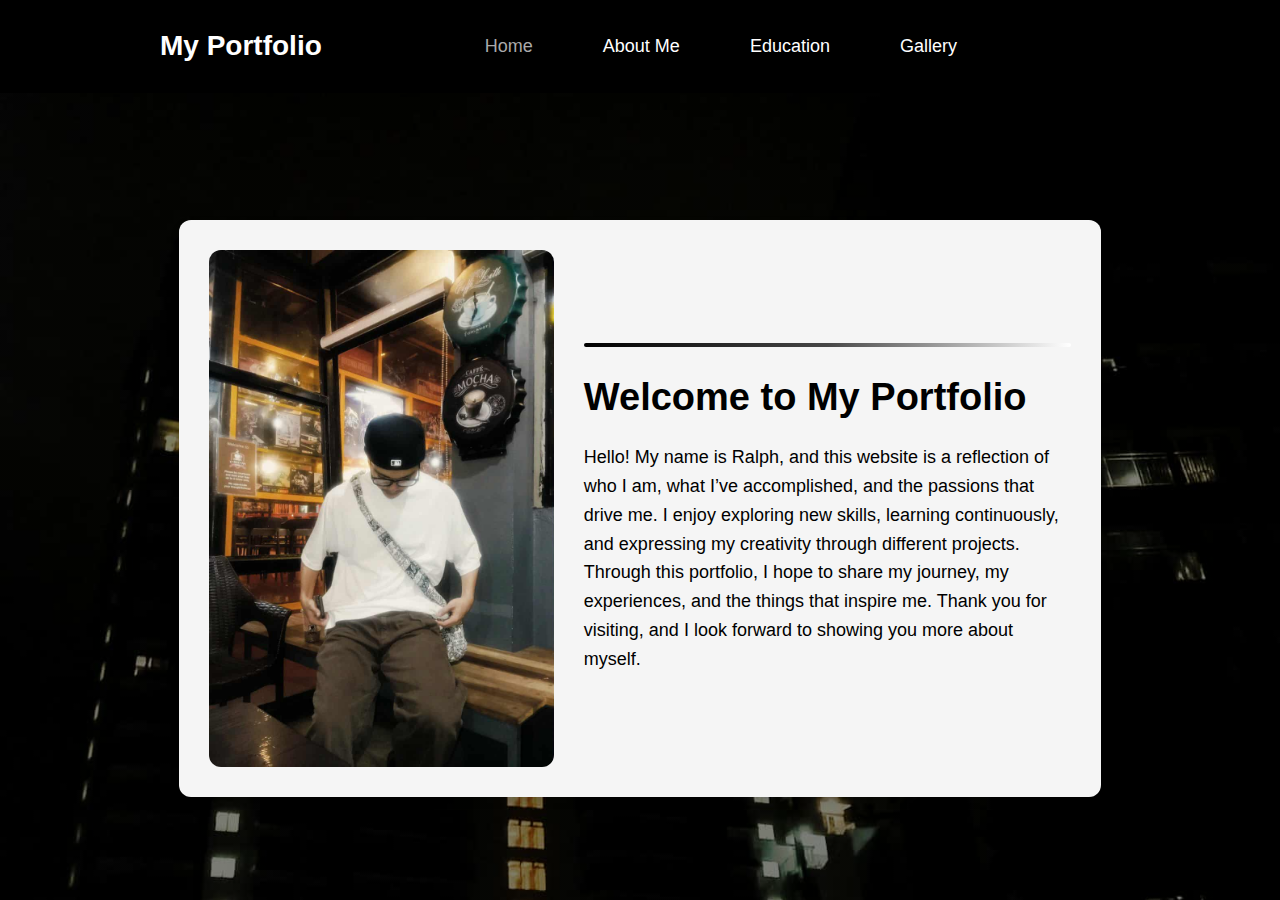
<file: index.html>
<!DOCTYPE html>
<html lang="en">
<head>
    <meta charset="UTF-8">
    <meta name="viewport" content="width=device-width, initial-scale=1.0">
    <style>
    @import url('https://fonts.googleapis.com/css2?family=Boldonse&family=IBM+Plex+Serif:ital,wght@0,100;0,200;0,300;0,400;0,500;0,600;0,700;1,100;1,200;1,300;1,400;1,500;1,600;1,700&display=swap');
    </style>
    <title>Portfolio | Home</title>
    <link rel="stylesheet" href="ralph.css">
</head>
<body>

<header>
    <nav class="navbar container">
        <div class="logo">My Portfolio</div>
        <ul class="nav-links">
            <li><a class="active" href="index.html">Home</a></li>
            <li><a href="about.html">About Me</a></li>
            <li><a href="education.html">Education</a></li>
            <li><a href="gallery.html">Gallery</a></li>
        </ul>
        <div class="burger">
            <div></div><div></div><div></div>
        </div>
    </nav>
</header>

<section class="container hero visible">

    <div class="home-box">
        <img src="homepage.jpg" alt="Home Image"> 

        <div class="home-box-text">
            <div class="creative-line"></div>
            <h1>Welcome to My Portfolio</h1>
            <p>Hello! My name is Ralph, and this website is a reflection of who I am, what I’ve accomplished, and the passions that drive me. I enjoy exploring new skills, learning continuously, and expressing my creativity through different projects. Through this portfolio, I hope to share my journey, my experiences, and the things that inspire me. Thank you for visiting, and I look forward to showing you more about myself.</p>
        </div>
    </div>

</section>

<script src="ralph.js"></script>
</body>
</html>
</file>
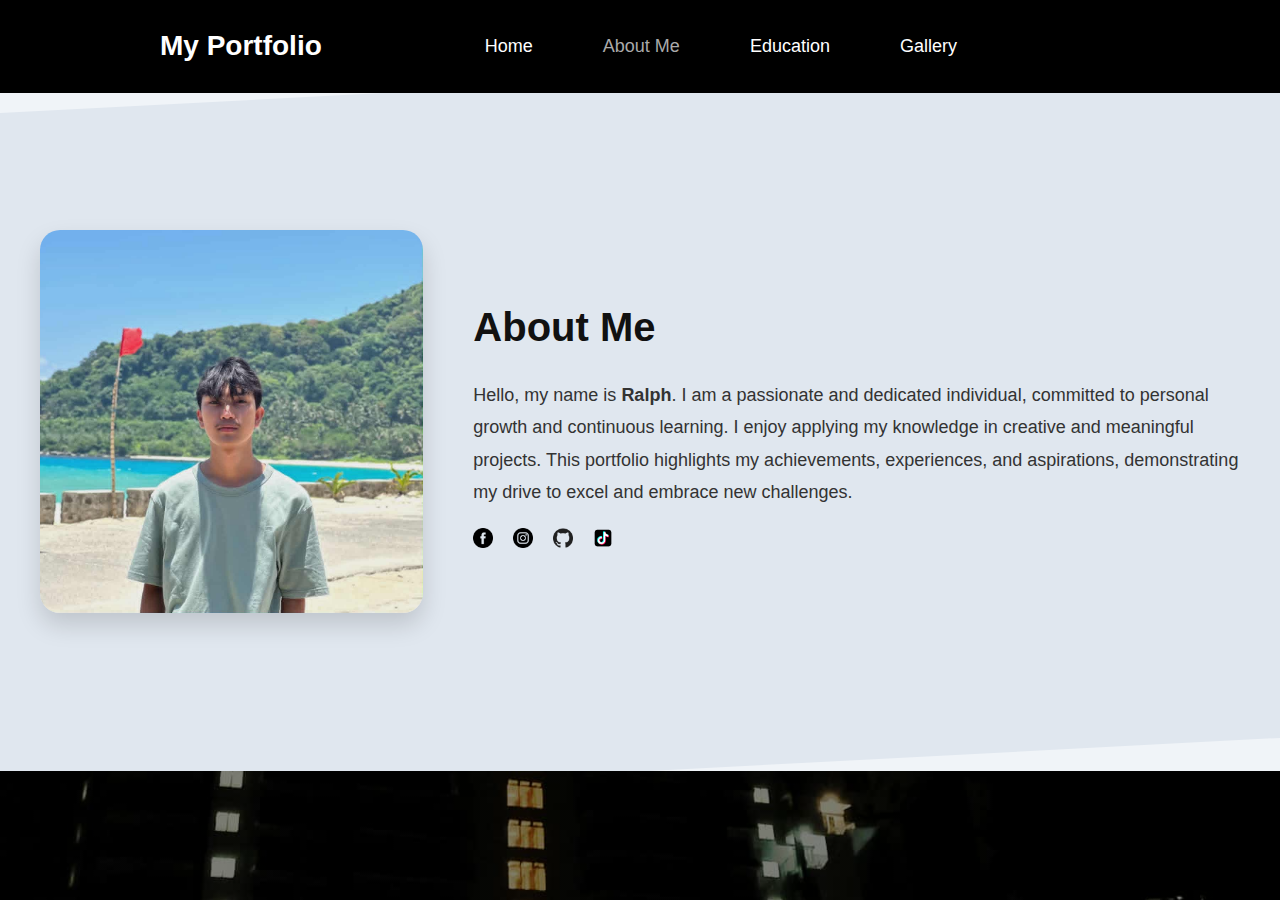
<file: about.html>
<!DOCTYPE html>
<html lang="en">
<head>
    <meta charset="UTF-8">
    <meta name="viewport" content="width=device-width, initial-scale=1.0">
    <title>Portfolio | About Me</title>
    <link rel="stylesheet" href="ralph.css">
</head>
<body>

<header>
    <nav class="navbar container">
        <div class="logo">My Portfolio</div>
        <ul class="nav-links">
            <li><a href="index.html">Home</a></li>
            <li><a class="active" href="about.html">About Me</a></li>
            <li><a href="education.html">Education</a></li>
            <li><a href="gallery.html">Gallery</a></li>
        </ul>

        <div class="burger">
            <div></div><div></div><div></div>
        </div>
    </nav>
</header>

<section id="about" class="about-section visible">
    <div class="about-wrapper">
        <div class="about-photo">
            <img src="aboutme.jpg" alt="My Photo">
        </div>
        <div class="about-text">
            <h2>About Me</h2>
            <p>Hello, my name is <strong>Ralph</strong>. I am a passionate and dedicated individual, committed to personal growth and continuous learning. I enjoy applying my knowledge in creative and meaningful projects. This portfolio highlights my achievements, experiences, and aspirations, demonstrating my drive to excel and embrace new challenges.</p>
            
            <div class="social-links">
                <a href="https://www.facebook.com/papakorockstar15" target="_blank">
                    <img src="facebook.png" alt="Facebook">
                </a>
                <a href="https://www.instagram.com/ralphhyyy._/" target="_blank">
                    <img src="instagram.png" alt="Instagram">
                </a>
                <a href="https://www.github.com/ralphselwynperucho14-oss/ralphportfolio" target="_blank">
                    <img src="github.png" alt="GitHub">
                </a>
                <a href="https://www.tiktok.com/@_ralphhyyy" target="_blank">
                    <img src="tiktok.png" alt="TikTok">
                </a>
            </div>
        </div>
    </div>
</section>



</section>

<script src="ralph.js"></script>
</body>
</html>
</file>
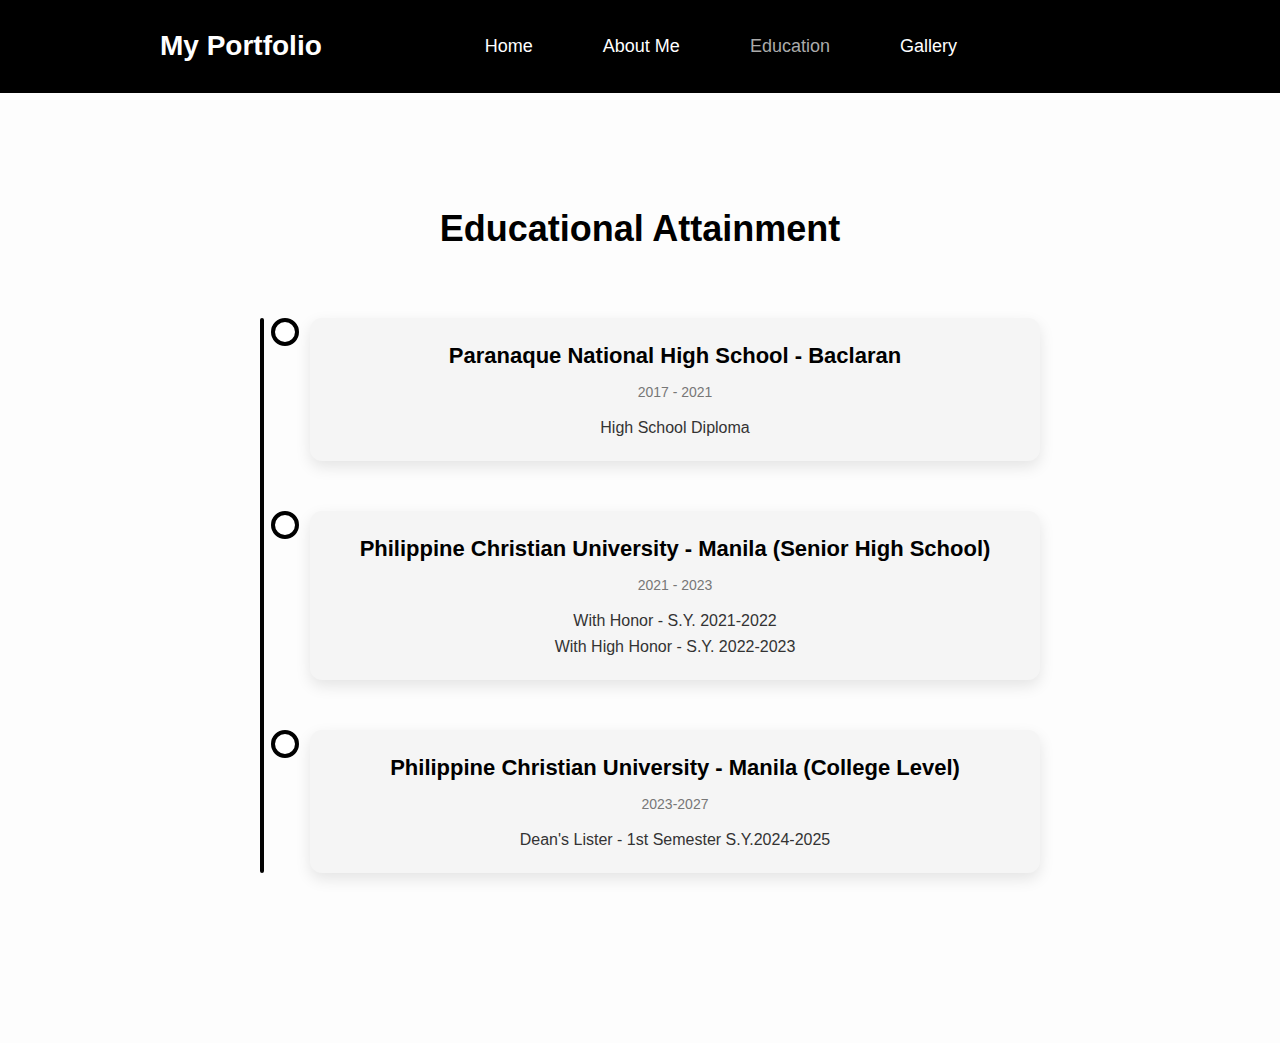
<file: education.html>
<!DOCTYPE html>
<html lang="en">
<head>
    <meta charset="UTF-8">
    <meta name="viewport" content="width=device-width, initial-scale=1.0">
    <title>Portfolio | Education</title>
    <link rel="stylesheet" href="ralph.css">
</head>
<body>

<header>
    <nav class="navbar container">
        <div class="logo">My Portfolio</div>
        <ul class="nav-links">
            <li><a href="index.html">Home</a></li>
            <li><a href="about.html">About Me</a></li>
            <li><a class="active" href="education.html">Education</a></li>
            <li><a href="gallery.html">Gallery</a></li>
        </ul>

        <div class="burger">
            <div></div><div></div><div></div>
        </div>
    </nav>
</header>

<section id="education" class="education-section visible">
    <div class="container">
        <h2>Educational Attainment</h2>
        
        <div class="timeline">
            <div class="timeline-item">
                <div class="timeline-content">
                    <h3>Paranaque National High School - Baclaran</h3>
                    <span>2017 - 2021</span>
                    <p>High School Diploma</p>
                </div>
            </div>

            <div class="timeline-item">
                <div class="timeline-content">
                    <h3>Philippine Christian University - Manila (Senior High School)</h3>
                    <span>2021 - 2023</span>
                    <p>With Honor - S.Y. 2021-2022</p>
                    <p>With High Honor - S.Y. 2022-2023</p>
                </div>
            </div>

            <div class="timeline-item">
                <div class="timeline-content">
                    <h3>Philippine Christian University - Manila (College Level)</h3>
                    <span>2023-2027</span>
                    <p>Dean's Lister - 1st Semester S.Y.2024-2025</p>
                </div>
            </div>
        </div>
    </div>
</section>



<script src="ralph.js"></script>
</body>
</html>
</file>
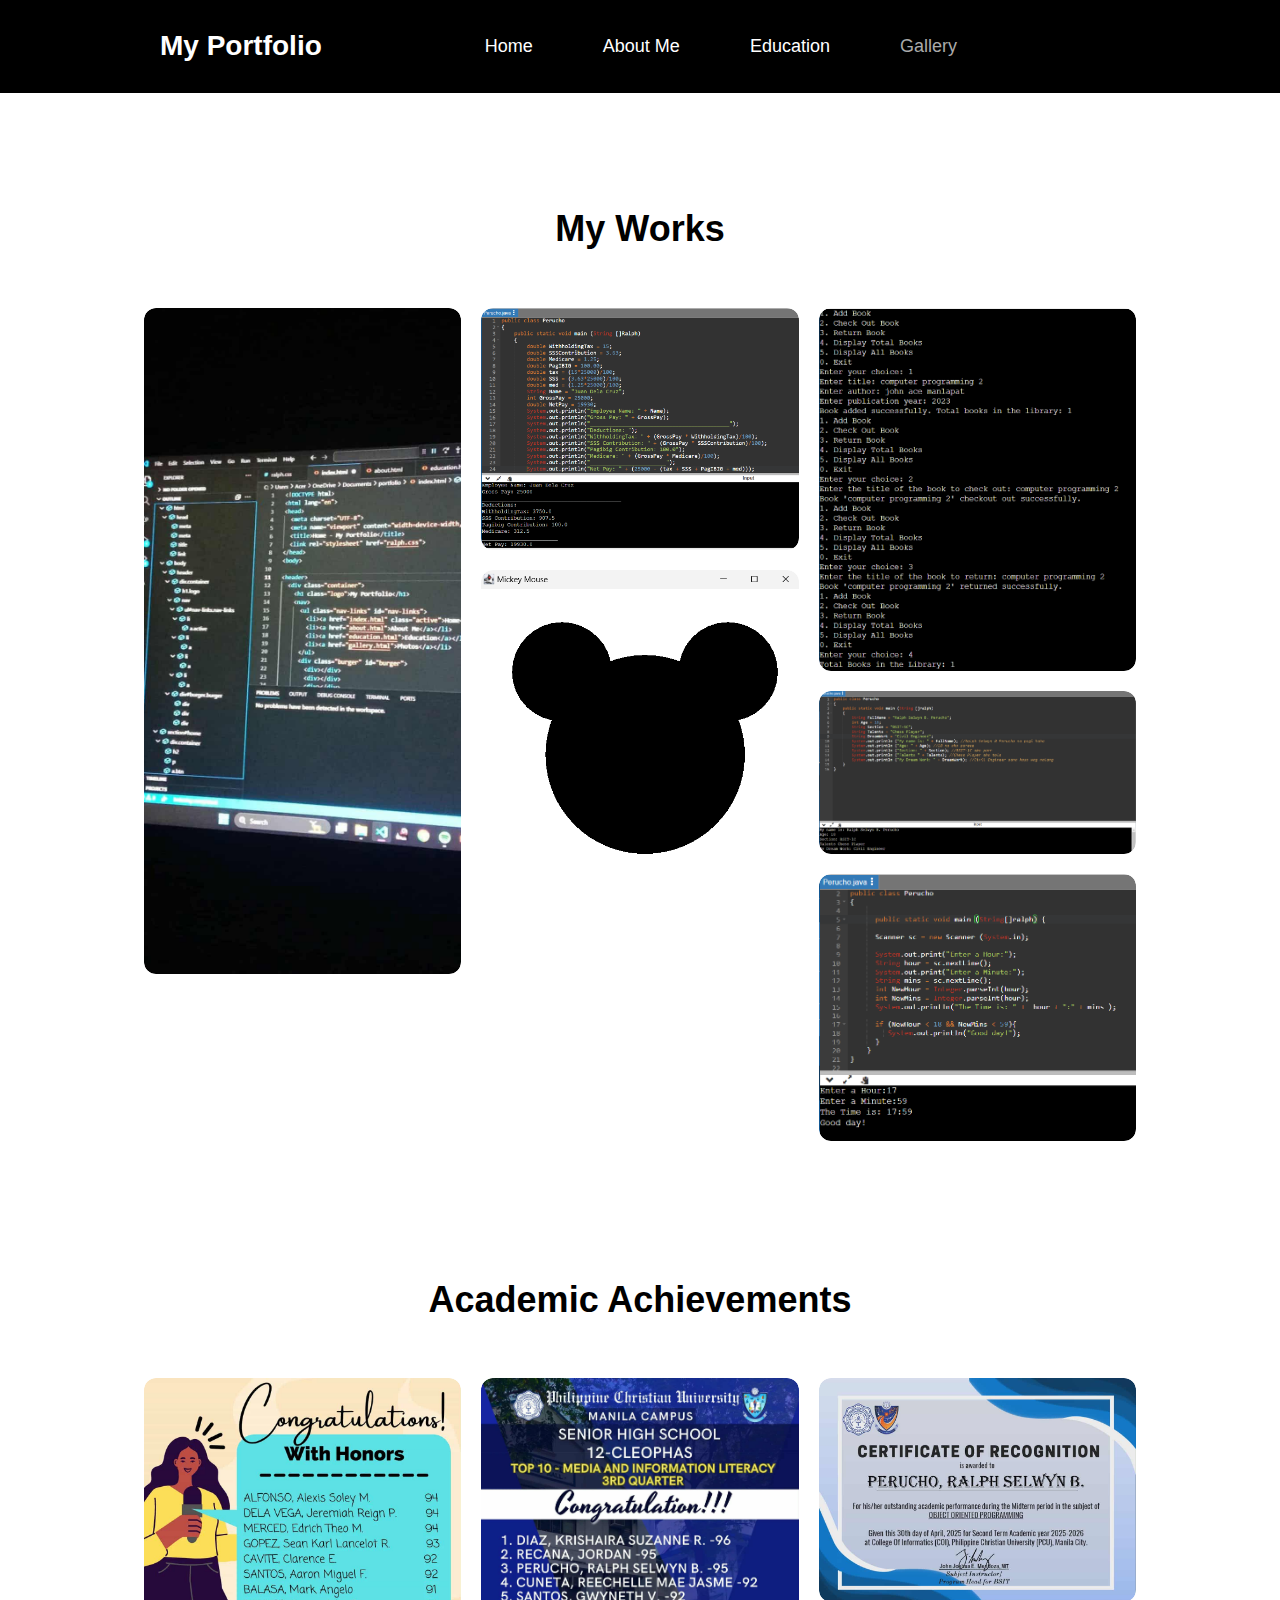
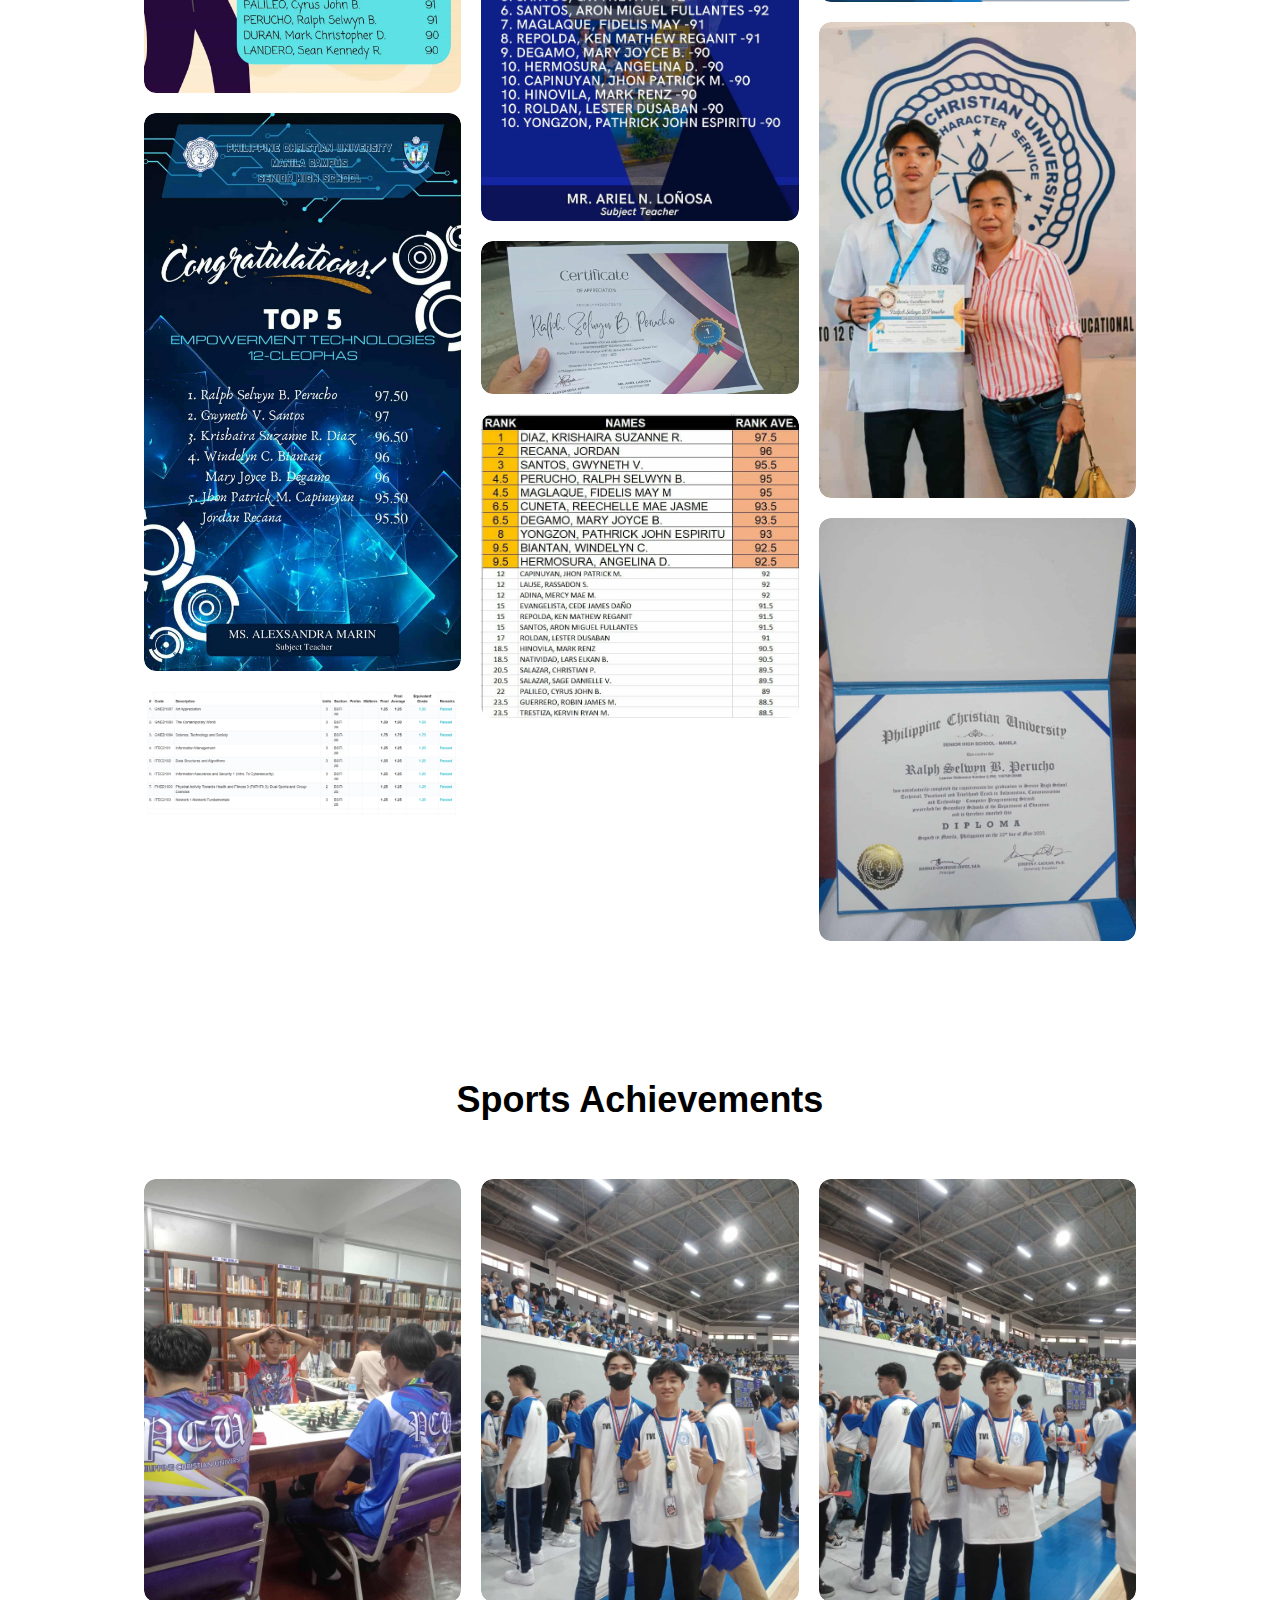
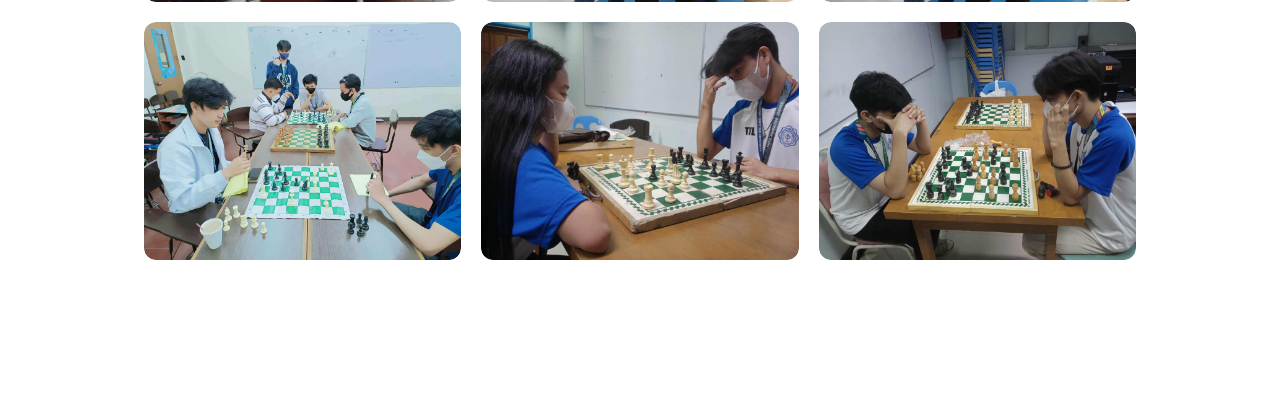
<file: gallery.html>
<!DOCTYPE html>
<html lang="en">
<head>
    <meta charset="UTF-8">
    <meta name="viewport" content="width=device-width, initial-scale=1.0">
    <title>Portfolio | Gallery</title>
    <link rel="stylesheet" href="ralph.css">
</head>
<body>

<header>
    <nav class="navbar container">
        <div class="logo">My Portfolio</div>
        <ul class="nav-links" id="nav-links">
            <li><a href="index.html">Home</a></li>
            <li><a href="about.html">About Me</a></li>
            <li><a href="education.html">Education</a></li>
            <li><a class="active" href="gallery.html">Gallery</a></li>
        </ul>
        <div class="burger" id="burger">
            <div></div><div></div><div></div>
        </div>
    </nav>
</header>

<!-- My Works Section -->
<section id="my-works" class="gallery-section visible">
    <div class="container">
        <h2>My Works</h2>
        <div class="masonry-grid">
            <div class="masonry-item">
                <img src="photo1.jpg" alt="Work 1">
                <div class="overlay">
                    <h3>Work 1</h3>
                    <p>Creating a Portfolio</p>
                </div>
            </div>
            <div class="masonry-item">
                <img src="photo2.png" alt="Work 2">
                <div class="overlay">
                    <h3>Work 2</h3>
                    <p>Creating a Java that shows Net Pay</p>
                </div>
            </div>
            <div class="masonry-item">
                <img src="photo3.png" alt="Work 3">
                <div class="overlay">
                    <h3>Work 3</h3>
                    <p>Creating a Mickey Mouse Design</p>
                </div>
            </div>
            <div class="masonry-item">
                <img src="work1.png" alt="Work 3">
                <div class="overlay">
                    <h3>Work 4</h3>
                    <p>Output of Adding Books in the Library</p>
                </div>
            </div>
            <div class="masonry-item">
                <img src="work2.png" alt="Work 3">
                <div class="overlay">
                    <h3>Work 5</h3>
                    <p>Creating a Java that shows My Information</p>
                </div>
            </div>
            <div class="masonry-item">
                <img src="work3.png" alt="Work 3">
                <div class="overlay">
                    <h3>Work 6</h3>
                    <p>Creating a Java that shows time</p>
                </div>
            </div>
        </div>
    </div>
</section>

<!-- Academic Achievements Section -->
<section id="academic-achievements" class="gallery-section visible">
    <div class="container">
        <h2>Academic Achievements</h2>
        <div class="masonry-grid">
            <div class="masonry-item">
                <img src="photo4.jpg" alt="Academic 1">
                <div class="overlay">
                    <h3>Grade 11 - Senior High School</h3>
                    <p>With Honors</p>
                </div>
            </div>
            <div class="masonry-item">
                <img src="photo5.jpg" alt="Academic 2">
                <div class="overlay">
                    <h3>Grade 12 - Senior High School</h3>
                    <p>Top 1 - Empowerment Technologies</p>
                </div>
            </div>
            <div class="masonry-item">
                <img src="photo6.png" alt="Academic 3">
                <div class="overlay">
                    <h3>2nd Year College</h3>
                    <p>Dean's Lister - 1st Semester</p>
                </div>
            </div>
            <div class="masonry-item">
                <img src="photo7.jpg" alt="Academic 4">
                <div class="overlay">
                  <h3>Grade 12 - Senior High School</h3>
                    <p>Top 3 - Media and Information Literacy</p>
                </div>
            </div>
            <div class="masonry-item">
                <img src="photo8.jpg" alt="Academic 5">
                <div class="overlay">
                  <h3>Grade 12 - Senior High School</h3>
                    <p>Certificate of Top 1 - Empowerment Technologies</p>
                </div>
            </div>
            <div class="masonry-item">
                <img src="photo9.jpg" alt="Academic 6">
                <div class="overlay">
                  <h3>Grade 12 - Senior High School</h3>
                    <p>Top 4.5 Students</p>
                </div>
            </div>
            <div class="masonry-item">
                <img src="photo10.jpg" alt="Academic 7">
                <div class="overlay">
                  <h3>3rd Year College</h3>
                    <p>Certificate of Top 10 - Object Oriented Programming</p>
                </div>
            </div>
            <div class="masonry-item">
                <img src="photo11.jpg" alt="Academic 8">
                <div class="overlay">
                  <h3>Grade 12 - Senior High School</h3>
                    <p>Graduating With High Honors</p>
                </div>
            </div>
            <div class="masonry-item">
                <img src="photo12.jpg" alt="Academic 9">
                <div class="overlay">
                  <h3>Grade 12 - Senior High School</h3>
                    <p>Diploma</p>
                </div>
            </div>
        </div>
    </div>
</section>
<!-- Sports Achievements Section -->
<section id="sports-achievements" class="gallery-section visible">
    <div class="container">
        <h2>Sports Achievements </h2>
        <div class="masonry-grid">
            <div class="masonry-item">
              <img src="photo13.jpg" alt="Sports 1">
              <div class="overlay">
                <h3>Chess Tournaments</h3>
                <p>Top 3</p>
              </div>
            </div>
            <div class="masonry-item">
              <img src="photo14.jpg" alt="Sports 2">
              <div class="overlay">
                <h3>Chess Tournaments</h3>
                <p>Top 2</p>
              </div>
            </div>
            <div class="masonry-item">
              <img src="photo15.jpg" alt="Sports 3">
              <div class="overlay">
                <h3>Chess Tournaments</h3>
                <p>Top 1</p>
              </div>
            </div>
            <div class="masonry-item">
              <img src="photo16.jpg" alt="Sports 4">
              <div class="overlay">
                <h3>Chess Tournaments</h3>
                <p>Top 1</p>
              </div>
            </div>
            <div class="masonry-item">
              <img src="photo17.jpg" alt="Sports 5">
              <div class="overlay">
                <h3>Chess Tournaments</h3>
                <p>Top 1</p>
              </div>
            </div>
            <div class="masonry-item">
              <img src="photo18.jpg" alt="Sports 6">
              <div class="overlay">
                <h3>Chess Tournaments</h3>
                <p>Top 1</p>
              </div>
            </div>
        </div>
    </div>
</section>

<script src="ralph.js"></script>
</body>
</html>
</file>
<file: ralph.css>
/* Reset & Global */
* {
    margin: 0;
    padding: 0;
    box-sizing: border-box;
    font-family: Arial, sans-serif;
}

body {
    color: #000;
    line-height: 1.6;
    scroll-behavior: smooth;
    padding-top: 80px;
    background: 
        linear-gradient(rgba(0,0,0,0.5), rgba(0,0,0,0.5)),
        url("background.jpg");
    background-size: cover;
    background-position: center;
    background-attachment: fixed;
}

.container {
    width: 80%;
    max-width: 1400px;
    margin: auto;
    text-align: center;
    position: relative;
}

header {
    background: #000000;
    color: white;
    padding: 20px 40px;
    position: fixed;
    width: 100%;
    top: 0;
    left: 50;
    z-index: 1000;
}


header .logo {
    font-size: 28px;
    font-weight: bold;
}
.navbar {
    display: flex;
    justify-content: space-between;
    align-items: center;
}
nav ul {
    list-style: none;
    display: flex;
    gap: 70px;

}

nav ul li a {
    color: white;
    text-decoration: none;
    font-size: 18px;
    font-weight: 500;
    transition: 0.3s;
}

nav ul li a:hover,
nav ul li a.active {
    color: #aaa;
    transform: scale(1.05);
}

/* Sections */
section {
    padding: 140px 0 100px 0;
    opacity: 0;
    transform: translateY(50px);
    transition: opacity 1s ease, transform 1s ease;
}

section.visible {
    opacity: 1;
    transform: translateY(0);
}

section h2 {
    margin-bottom: 30px;
    font-size: 36px;
    font-weight: bold;
}

/* Lists */
ul {
    list-style-type: none;
}

ul li {
    margin: 12px 0;
}

/* Buttons */
.btn {
    display: inline-block;
    margin: 10px 15px;
    padding: 12px 30px;
    background: #000;
    color: #fff;
    text-decoration: none;
    border-radius: 5px;
    transition: all 0.3s;
    font-weight: bold;
}

.btn:hover {
    background: #fff;
    color: #000;
    border: 1px solid #000;
    transform: scale(1.05);
}

/* Gallery */
.gallery-grid {
    display: grid;
    grid-template-columns: repeat(3, 1fr);
    gap: 25px;
    margin-top: 40px;
}

.gallery-grid img {
    width: 100%;
    border-radius: 8px;
    filter: grayscale(100%);
    transition: filter 0.3s, transform 0.3s;
    cursor: pointer;
}

.gallery-grid img:hover {
    filter: grayscale(0%);
    transform: scale(1.05);
}

/* Footer */
footer {
    background: #000;
    color: #fff;
    position: fixed;     
    bottom: 0;
    left: 50%;
    transform: translateX(-50%);
    width: 100%;
    max-width: 2000px;
    text-align: center;
    padding: 15px 20px;
    z-index: 1000;
    display: flex;
    justify-content: space-between; 
    align-items: center;
}

/* Responsive */
@media (max-width: 1024px) {
    .gallery-grid {
        grid-template-columns: repeat(2, 1fr);
    }

    header {
        padding: 15px 30px;
    }
}

@media (max-width: 768px) {
    nav ul {
        display: none;
        flex-direction: column;
        background: #000;
        position: absolute;
        right: 0;
        top: 70px;
        width: 100%;
        text-align: center;
        padding: 20px 0;
    }

    nav ul.active {
        display: flex;
    }

    .burger {
        display: flex;
        flex-direction: column;
        gap: 5px;
        cursor: pointer;
    }

    .burger div {
        width: 25px;
        height: 3px;
        background: white;
    }
}

@media (max-width: 480px) {
    .gallery-grid {
        grid-template-columns: 1fr;
    }

    section h2 {
        font-size: 28px;
    }
}

/* Decorative Line */
.creative-line {
    width: 100%; 
    height: 4px;   
    margin: 0 auto 20px auto;  
    border-radius: 2px;
    background: linear-gradient(90deg, #000000, #474747, #ffffff); 
    position: relative;
    overflow: hidden;
}

.creative-line::before {
    content: "";
    position: absolute;
    top: 0;
    left: -100%;
    width: 100%;
    height: 100%;
    background: linear-gradient(90deg, rgba(255,255,255,0.3), rgba(255,255,255,0.6), rgba(255,255,255,0.3));
    animation: slideLine 2s linear infinite;
}

@keyframes slideLine {
    0% { left: -100%; }
    100% { left: 100%; }
}


/* Home Box */
.home-box {
    width: 90%;
    max-width: 1200px;
    margin: auto;
    background: #f5f5f5;
    padding: 30px;
    border-radius: 12px;
    display: flex;
    align-items: center;
    gap: 30px;
    box-shadow: 0 4px 10px rgba(0,0,0,0.1);
    text-align: left;
}

.home-box img {
    width: 40%;
    border-radius: 12px;
}

.home-box-text {
    flex: 1;
}

.home-box-text h1 {
    font-size: 38px;
    margin-bottom: 15px;
    font-family: Arial, Helvetica, sans-serif;
}

.home-box-text p {
    font-size: 18px;
    line-height: 1.6;
}

/* Responsive */
@media (max-width: 768px) {
    .home-box {
        flex-direction: column;
        text-align: center;
    }

    .home-box img {
        width: 100%;
    }
}

/* About Section */
.about-section {
    position: relative;
    background: #f0f4f8;
    padding: 150px 0;
    overflow: hidden;
}

.about-wrapper {
    display: flex;
    max-width: 1200px;
    margin: auto;
    align-items: center;
    gap: 50px;
    flex-wrap: wrap-reverse;
}

.about-photo {
    flex: 1;
    min-width: 300px;
    position: relative;
}

.about-photo img {
    width: 100%;
    border-radius: 20px;
    box-shadow: 0 12px 25px rgba(0,0,0,0.15);
    transition: transform 0.4s ease;
}

.about-photo img:hover {
    transform: scale(1.05);
}

.about-text {
    flex: 2;
    min-width: 300px;
}

.about-text h2 {
    font-size: 40px;
    margin-bottom: 20px;
    font-family: "Miniver", sans-serif;
    color: #111;
}

.about-text p {
    font-size: 18px;
    line-height: 1.8;
    color: #333;
    margin-bottom: 20px;
}

.about-text .btn {
    padding: 12px 28px;
    background: #000;
    color: #fff;
    border-radius: 6px;
    text-decoration: none;
    font-weight: bold;
    transition: 0.3s;
}

.about-text .btn:hover {
    background: #fff;
    color: #000;
    border: 1px solid #000;
    transform: scale(1.05);
}

/* Decorative diagonal effect */
.about-section::before {
    content: "";
    position: absolute;
    top: 0;
    left: -50%;
    width: 200%;
    height: 100%;
    background: #e0e7ef;
    transform: rotate(-3deg);
    z-index: -1;
}

.social-links {
    margin-top: 20px;
    display: flex;
    gap: 20px;
    flex-wrap: wrap;
}

.social-links a img {
    width: 20px;
    height: 20px;
    transition: transform 0.3s, filter 0.3s;
}

.social-links a img:hover {
    transform: scale(1.2);
    filter: brightness(1.2);
}

/* Responsive */
@media (max-width: 768px) {
    .about-wrapper {
        flex-direction: column;
        text-align: center;
        gap: 30px;
    }

    .about-text h2 {
        font-size: 32px;
    }
}

/* Education Timeline Section */
.education-section {
    padding: 120px 20px;
    background: #fdfdfd;
}

.education-section h2 {
    font-size: 36px;
    text-align: center;
    margin-bottom: 60px;
    font-family: "Miniver", sans-serif;
}


.timeline {
    position: relative;
    max-width: 800px;
    margin: auto;
    padding-left: 20px;
}

.timeline::before {
    content: '';
    position: absolute;
    top: 0;
    left: 20px;
    width: 4px;
    height: 100%;
    background: #030303; 
    border-radius: 2px;
}

.timeline-item {
    position: relative;
    margin-bottom: 50px;
    padding-left: 50px;
}

.timeline-item::before {
    content: '';
    position: absolute;
    left: 11px;
    background: #fff;
    border: 4px solid #000000; 
    width: 20px;
    height: 20px;
    border-radius: 50%;
    top: 0;
}

.timeline-content {
    background: #f5f5f5;
    padding: 20px 25px;
    border-radius: 12px;
    box-shadow: 0 6px 15px rgba(0,0,0,0.1);
    transition: transform 0.3s;
}

.timeline-content h3 {
    font-size: 22px;
    margin-bottom: 8px;
}

.timeline-content span {
    display: block;
    font-size: 14px;
    color: #777;
    margin-bottom: 12px;
}

.timeline-content p {
    font-size: 16px;
    line-height: 1.6;
    color: #333;
}

.timeline-content:hover {
    transform: translateY(-5px);
}

/* Responsive */
@media (max-width: 768px) {
    .timeline {
        padding-left: 10px;
    }

    .timeline-item {
        padding-left: 40px;
    }

    .timeline-item::before {
        left: 5px;
    }
}
#academic-achievements {
    padding: 10px 20px;
}
.gallery-section {
    padding: 120px 20px;
    background: #ffffff;
}

.gallery-section h2 {
    font-size: 36px;
    text-align: center;
    margin-bottom: 50px;
}

.masonry-grid {
    column-count: 3;
    column-gap: 20px;
}

.masonry-item {
    break-inside: avoid;
    margin-bottom: 20px;
    border-radius: 12px;
    overflow: hidden;
    position: relative;
}

.masonry-item img {
    width: 100%;
    height: auto;
    object-fit: cover;
    display: block;
    border-radius: 12px;
    transition: transform 0.3s ease, filter 0.3s ease;
}

.masonry-item:hover img {
    transform: scale(1.05);
    filter: brightness(1.1);
}

.overlay {
    position: absolute;
    bottom: 0;
    left: 0;
    width: 100%;
    background: rgba(0,0,0,0.6);
    color: #fff;
    padding: 10px 15px;
    opacity: 0;
    transform: translateY(20px);
    transition: opacity 0.3s ease, transform 0.3s ease;
}

.masonry-item:hover .overlay {
    opacity: 1;
    transform: translateY(0);
}

.overlay h3 {
    margin: 0 0 5px 0;
    font-size: 16px;
}

.overlay p {
    margin: 0;
    font-size: 13px;
}

/* Responsive */
@media (max-width: 1024px) { .masonry-grid { column-count: 2; } }
@media (max-width: 768px)  { .masonry-grid { column-count: 2; } }
@media (max-width: 480px)  { .masonry-grid { column-count: 2; } }
</file>
